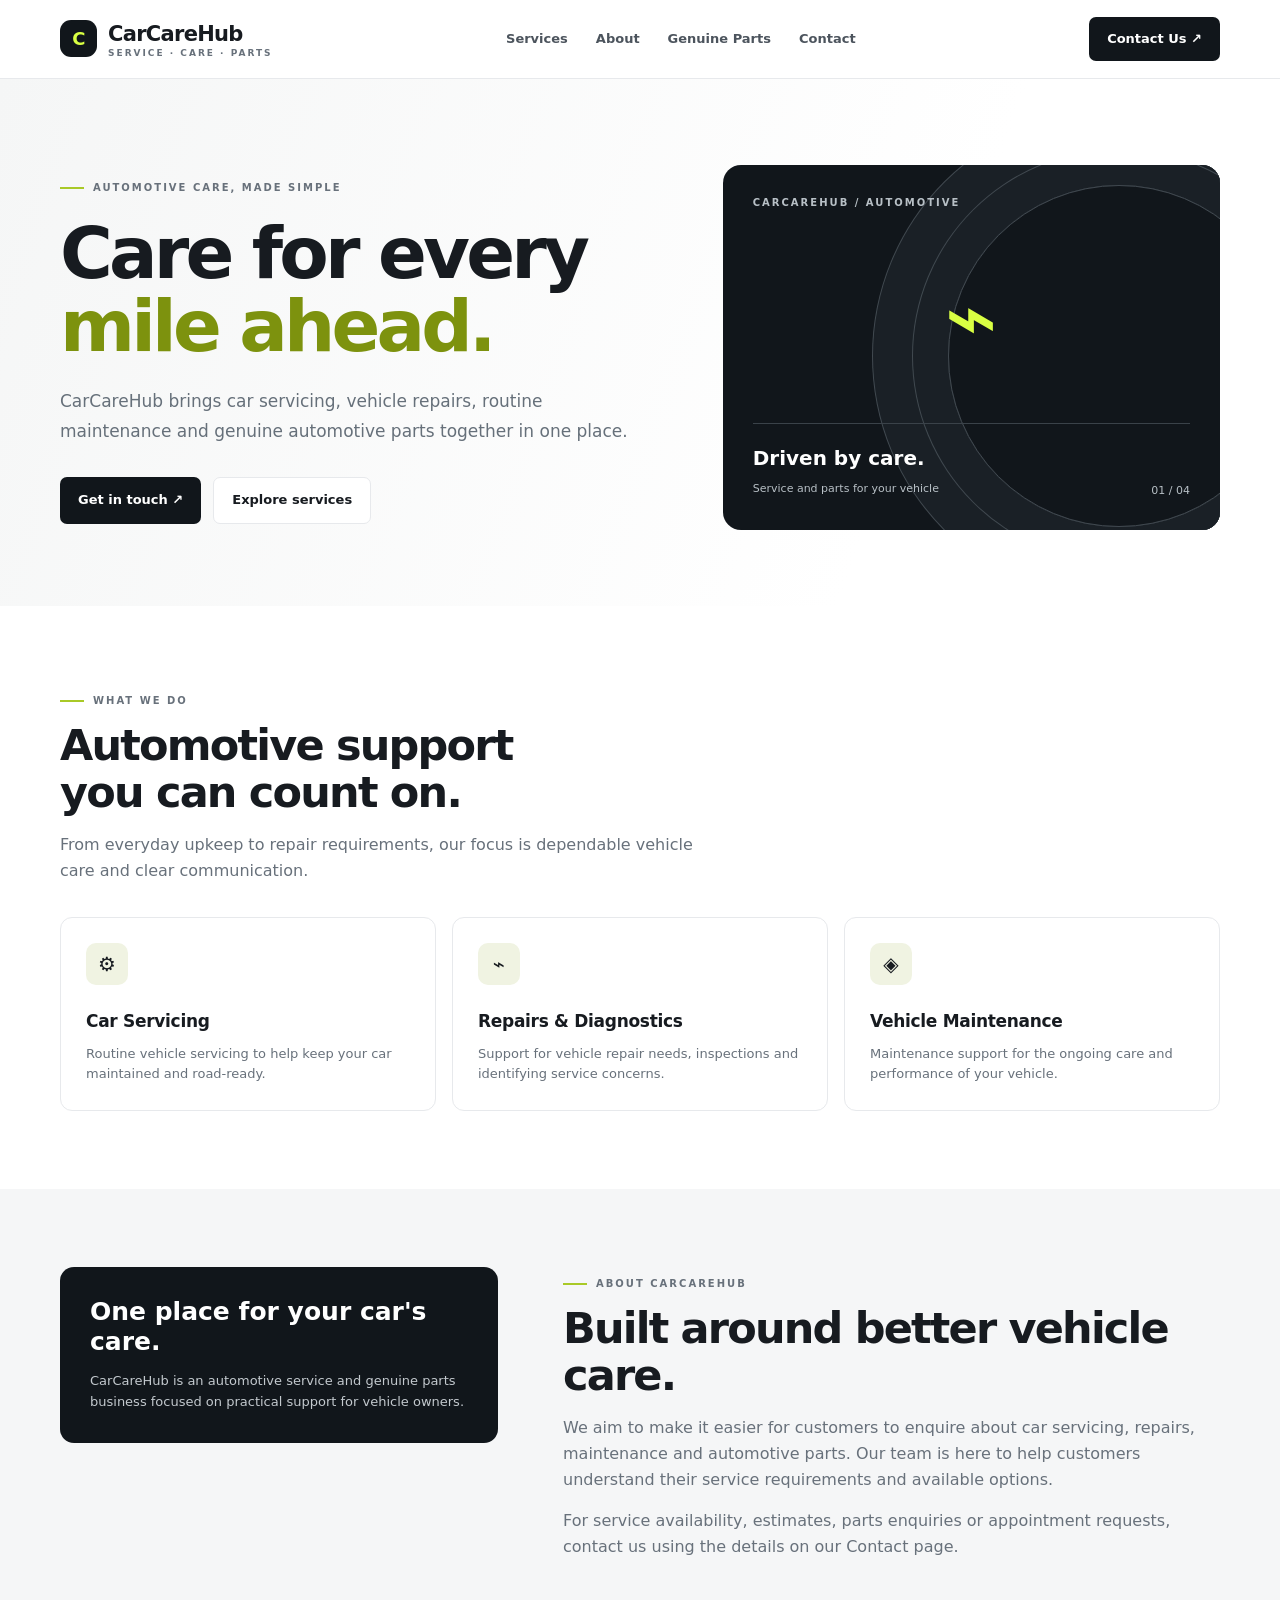
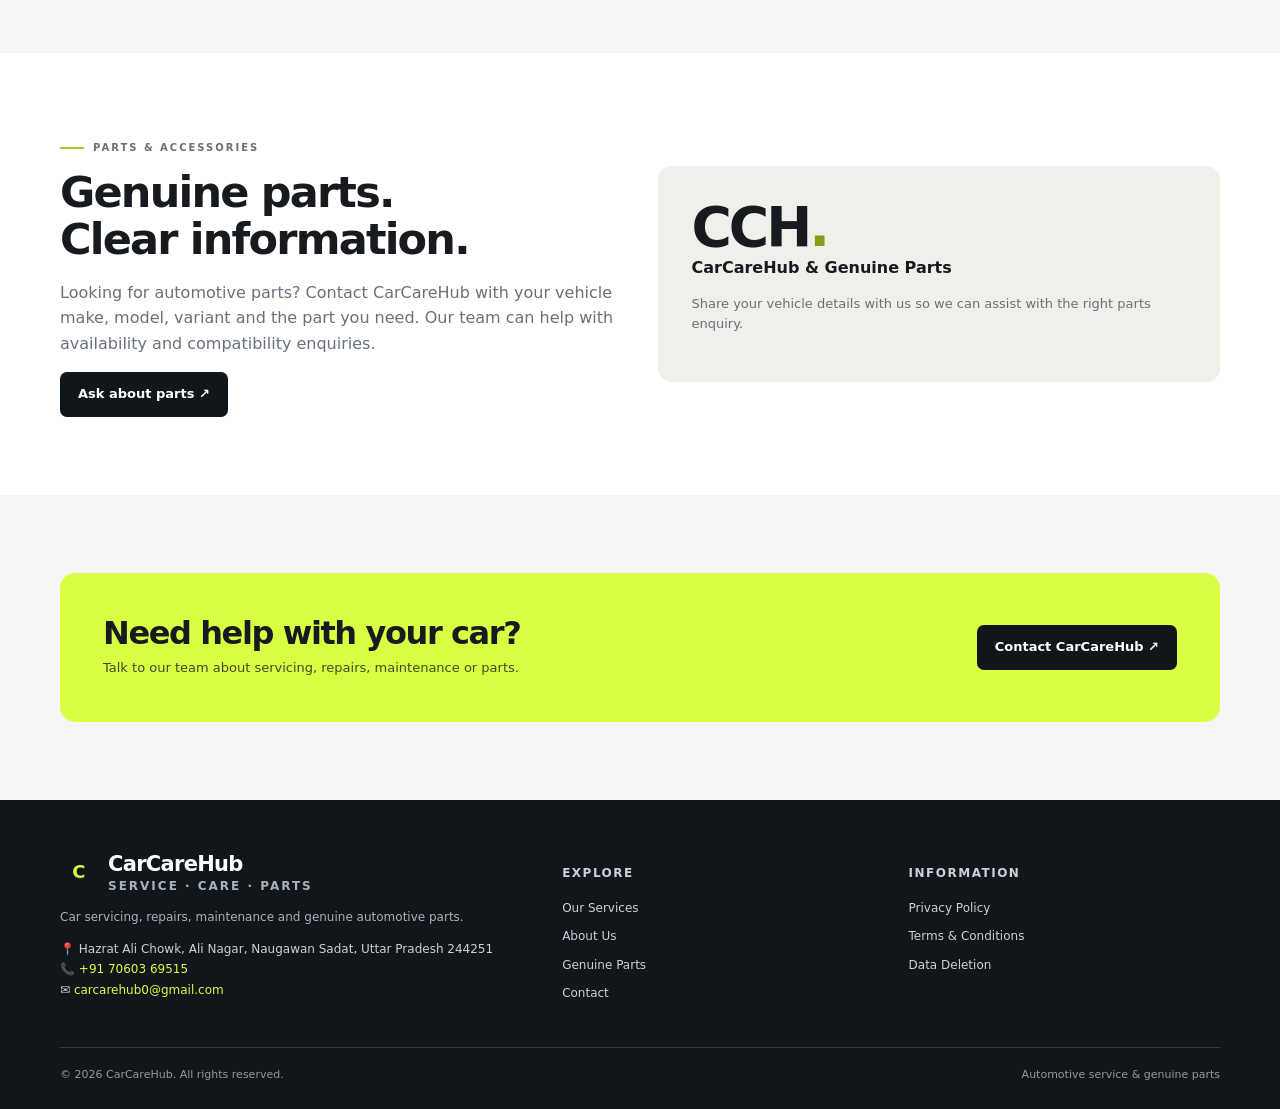
<file: index.html>
<!doctype html>
<html lang="en">
<head>
  <meta charset="utf-8">
  <meta name="viewport" content="width=device-width,initial-scale=1">
  <meta name="description" content="CarCareHub provides car servicing, vehicle repairs, maintenance and genuine automotive parts. Contact our team for service enquiries.">
  <meta name="theme-color" content="#11161b">
  <title>CarCareHub | Car Service, Repairs & Genuine Parts</title>
  <link rel="stylesheet" href="styles.css">
</head>
<body>
  <header class="topbar">
    <div class="wrap nav">
      <a class="brand" href="index.html">
        <span class="brand-mark">C</span>
        <span>CarCareHub<small>SERVICE · CARE · PARTS</small></span>
      </a>
      <nav class="links">
        <a href="#services">Services</a>
        <a href="#about">About</a>
        <a href="#parts">Genuine Parts</a>
        <a href="contact.html">Contact</a>
      </nav>
      <a class="nav-cta" href="contact.html">Contact Us ↗</a>
    </div>
  </header>

  <main>
    <section class="hero">
      <div class="wrap hero-grid">
        <div>
          <span class="eyebrow">Automotive care, made simple</span>
          <h1>Care for every<br><span>mile ahead.</span></h1>
          <p class="lead">CarCareHub brings car servicing, vehicle repairs, routine maintenance and genuine automotive parts together in one place.</p>
          <div class="actions">
            <a class="btn" href="contact.html">Get in touch ↗</a>
            <a class="btn btn-light" href="#services">Explore services</a>
          </div>
        </div>
        <div class="hero-art">
          <span class="art-label">CARCAREHUB / AUTOMOTIVE</span>
          <div class="car-line">⌁</div>
          <div class="art-bottom">
            <div>
              <strong>Driven by care.</strong><br>
              <span>Service and parts for your vehicle</span>
            </div>
            <span>01 / 04</span>
          </div>
        </div>
      </div>
    </section>

    <section class="section" id="services">
      <div class="wrap">
        <div class="section-head">
          <span class="eyebrow">What we do</span>
          <h2>Automotive support<br>you can count on.</h2>
          <p>From everyday upkeep to repair requirements, our focus is dependable vehicle care and clear communication.</p>
        </div>
        <div class="cards">
          <article class="card">
            <div class="card-icon">⚙</div>
            <h3>Car Servicing</h3>
            <p>Routine vehicle servicing to help keep your car maintained and road-ready.</p>
          </article>
          <article class="card">
            <div class="card-icon">⌁</div>
            <h3>Repairs & Diagnostics</h3>
            <p>Support for vehicle repair needs, inspections and identifying service concerns.</p>
          </article>
          <article class="card">
            <div class="card-icon">◈</div>
            <h3>Vehicle Maintenance</h3>
            <p>Maintenance support for the ongoing care and performance of your vehicle.</p>
          </article>
        </div>
      </div>
    </section>

    <section class="section soft" id="about">
      <div class="wrap about-grid">
        <div class="about-panel">
          <strong>One place for your car's care.</strong>
          <p>CarCareHub is an automotive service and genuine parts business focused on practical support for vehicle owners.</p>
        </div>
        <div class="about-copy">
          <span class="eyebrow">About CarCareHub</span>
          <h2>Built around better vehicle care.</h2>
          <p>We aim to make it easier for customers to enquire about car servicing, repairs, maintenance and automotive parts. Our team is here to help customers understand their service requirements and available options.</p>
          <p>For service availability, estimates, parts enquiries or appointment requests, contact us using the details on our Contact page.</p>
        </div>
      </div>
    </section>

    <section class="section" id="parts">
      <div class="wrap parts">
        <div>
          <span class="eyebrow">Parts & accessories</span>
          <h2>Genuine parts.<br>Clear information.</h2>
          <p class="muted">Looking for automotive parts? Contact CarCareHub with your vehicle make, model, variant and the part you need. Our team can help with availability and compatibility enquiries.</p>
          <a class="btn" href="contact.html">Ask about parts ↗</a>
        </div>
        <div class="parts-box">
          <div class="big">CCH<span style="color:#879d16">.</span></div>
          <strong>CarCareHub & Genuine Parts</strong>
          <p>Share your vehicle details with us so we can assist with the right parts enquiry.</p>
        </div>
      </div>
    </section>

    <section class="section soft">
      <div class="wrap">
        <div class="contact-band">
          <div>
            <h2>Need help with your car?</h2>
            <p>Talk to our team about servicing, repairs, maintenance or parts.</p>
          </div>
          <a class="btn" href="contact.html">Contact CarCareHub ↗</a>
        </div>
      </div>
    </section>
  </main>

  <footer class="footer">
    <div class="wrap">
      <div class="footer-grid">
        <div>
          <a class="brand" href="index.html">
            <span class="brand-mark">C</span>
            <span>CarCareHub<small>SERVICE · CARE · PARTS</small></span>
          </a>
          <p>Car servicing, repairs, maintenance and genuine automotive parts.</p>
          <p style="margin-top:12px;font-size:12px;color:#cbd1d6;line-height:1.7;">
            📍 Hazrat Ali Chowk, Ali Nagar, Naugawan Sadat, Uttar Pradesh 244251<br>
            📞 <a href="tel:+917060369515" style="color:var(--accent);">+91 70603 69515</a><br>
            ✉️ <a href="mailto:carcarehub0@gmail.com" style="color:var(--accent);">carcarehub0@gmail.com</a>
          </p>
        </div>
        <div>
          <h4>Explore</h4>
          <div class="footer-links">
            <a href="#services">Our Services</a>
            <a href="#about">About Us</a>
            <a href="#parts">Genuine Parts</a>
            <a href="contact.html">Contact</a>
          </div>
        </div>
        <div>
          <h4>Information</h4>
          <div class="footer-links">
            <a href="privacy.html">Privacy Policy</a>
            <a href="terms.html">Terms & Conditions</a>
            <a href="data-deletion.html">Data Deletion</a>
          </div>
        </div>
      </div>
      <div class="copyright">
        <span>© <span id="year"></span> CarCareHub. All rights reserved.</span>
        <span>Automotive service & genuine parts</span>
      </div>
    </div>
  </footer>
  <script>document.getElementById('year').textContent = new Date().getFullYear();</script>
</body>
</html>
</file>
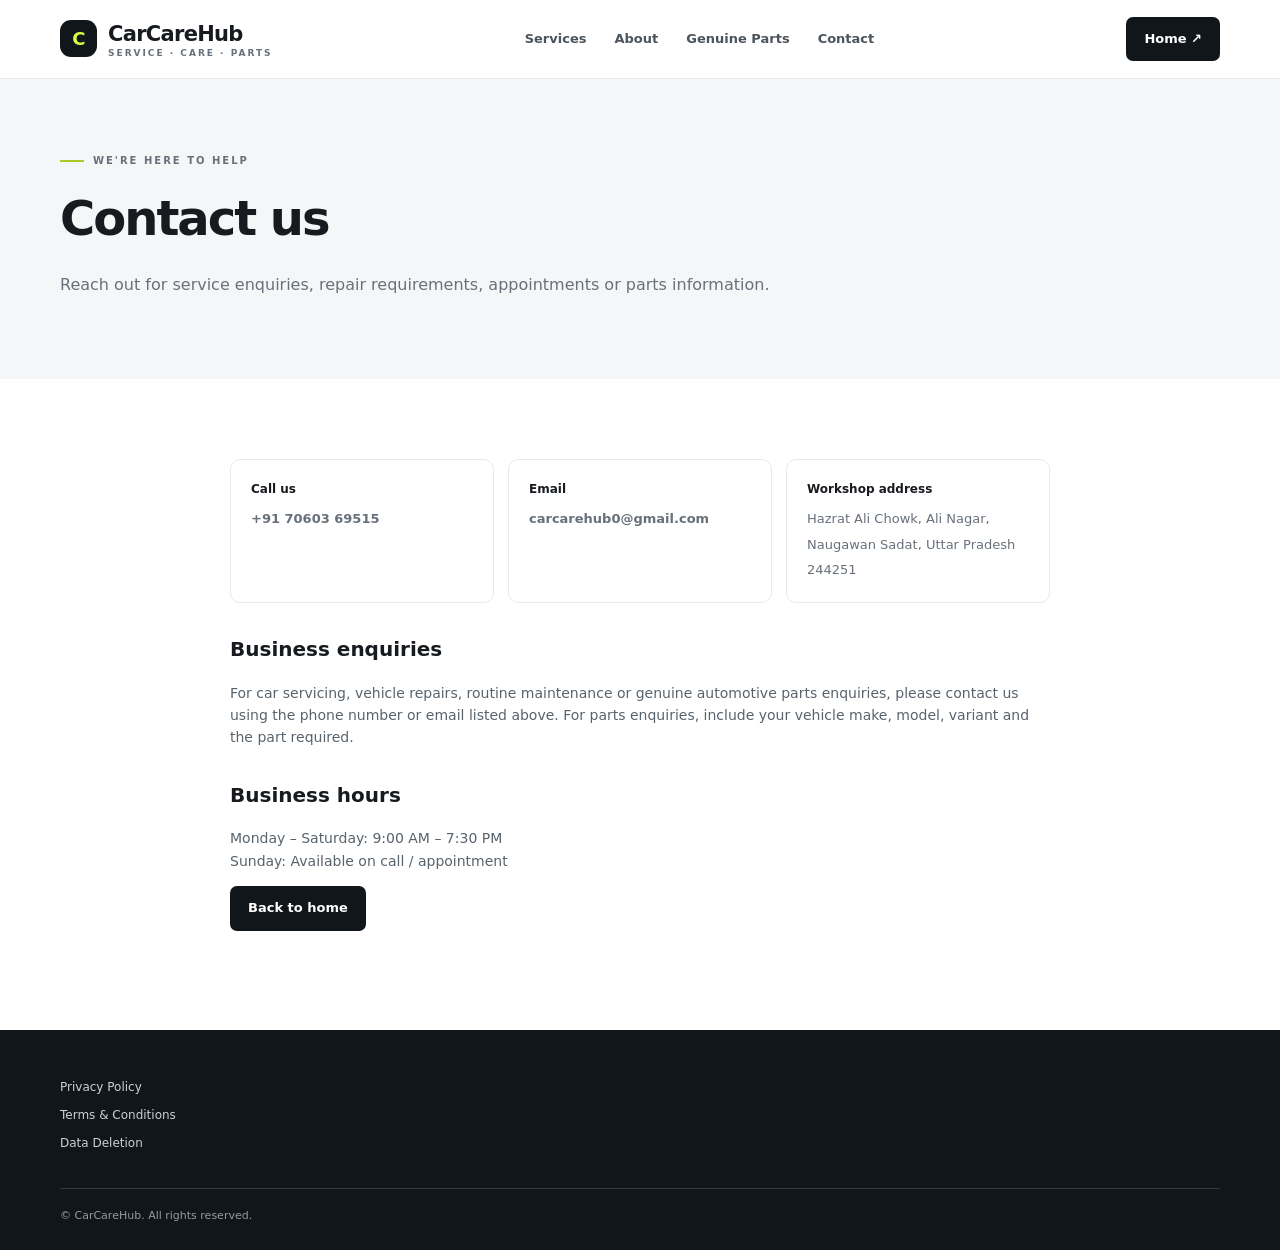
<file: contact.html>
<!doctype html>
<html lang="en">
<head>
  <meta charset="utf-8">
  <meta name="viewport" content="width=device-width,initial-scale=1">
  <meta name="description" content="Contact CarCareHub for car servicing, repairs, maintenance and genuine automotive parts enquiries.">
  <title>Contact CarCareHub</title>
  <link rel="stylesheet" href="styles.css">
</head>
<body>
  <header class="topbar">
    <div class="wrap nav">
      <a class="brand" href="index.html">
        <span class="brand-mark">C</span>
        <span>CarCareHub<small>SERVICE · CARE · PARTS</small></span>
      </a>
      <nav class="links">
        <a href="index.html#services">Services</a>
        <a href="index.html#about">About</a>
        <a href="index.html#parts">Genuine Parts</a>
        <a href="contact.html">Contact</a>
      </nav>
      <a class="nav-cta" href="index.html">Home ↗</a>
    </div>
  </header>

  <section class="page-hero">
    <div class="wrap">
      <span class="eyebrow">We're here to help</span>
      <h1>Contact us</h1>
      <p class="muted">Reach out for service enquiries, repair requirements, appointments or parts information.</p>
    </div>
  </section>

  <main class="wrap legal">
    <div class="contact-list">
      <div class="contact-item">
        <b>Call us</b>
        <span><a href="tel:+917060369515" style="color:inherit;text-decoration:none;font-weight:600;">+91 70603 69515</a></span>
      </div>
      <div class="contact-item">
        <b>Email</b>
        <span><a href="mailto:carcarehub0@gmail.com" style="color:inherit;text-decoration:none;font-weight:600;">carcarehub0@gmail.com</a></span>
      </div>
      <div class="contact-item">
        <b>Workshop address</b>
        <span>Hazrat Ali Chowk, Ali Nagar, Naugawan Sadat, Uttar Pradesh 244251</span>
      </div>
    </div>

    <h2>Business enquiries</h2>
    <p>For car servicing, vehicle repairs, routine maintenance or genuine automotive parts enquiries, please contact us using the phone number or email listed above. For parts enquiries, include your vehicle make, model, variant and the part required.</p>

    <h2>Business hours</h2>
    <p>Monday – Saturday: 9:00 AM – 7:30 PM<br>Sunday: Available on call / appointment</p>

    <p><a class="btn" href="index.html">Back to home</a></p>
  </main>

  <footer class="footer">
    <div class="wrap">
      <div class="footer-links">
        <a href="privacy.html">Privacy Policy</a>
        <a href="terms.html">Terms & Conditions</a>
        <a href="data-deletion.html">Data Deletion</a>
      </div>
      <div class="copyright">© CarCareHub. All rights reserved.</div>
    </div>
  </footer>
</body>
</html>
</file>
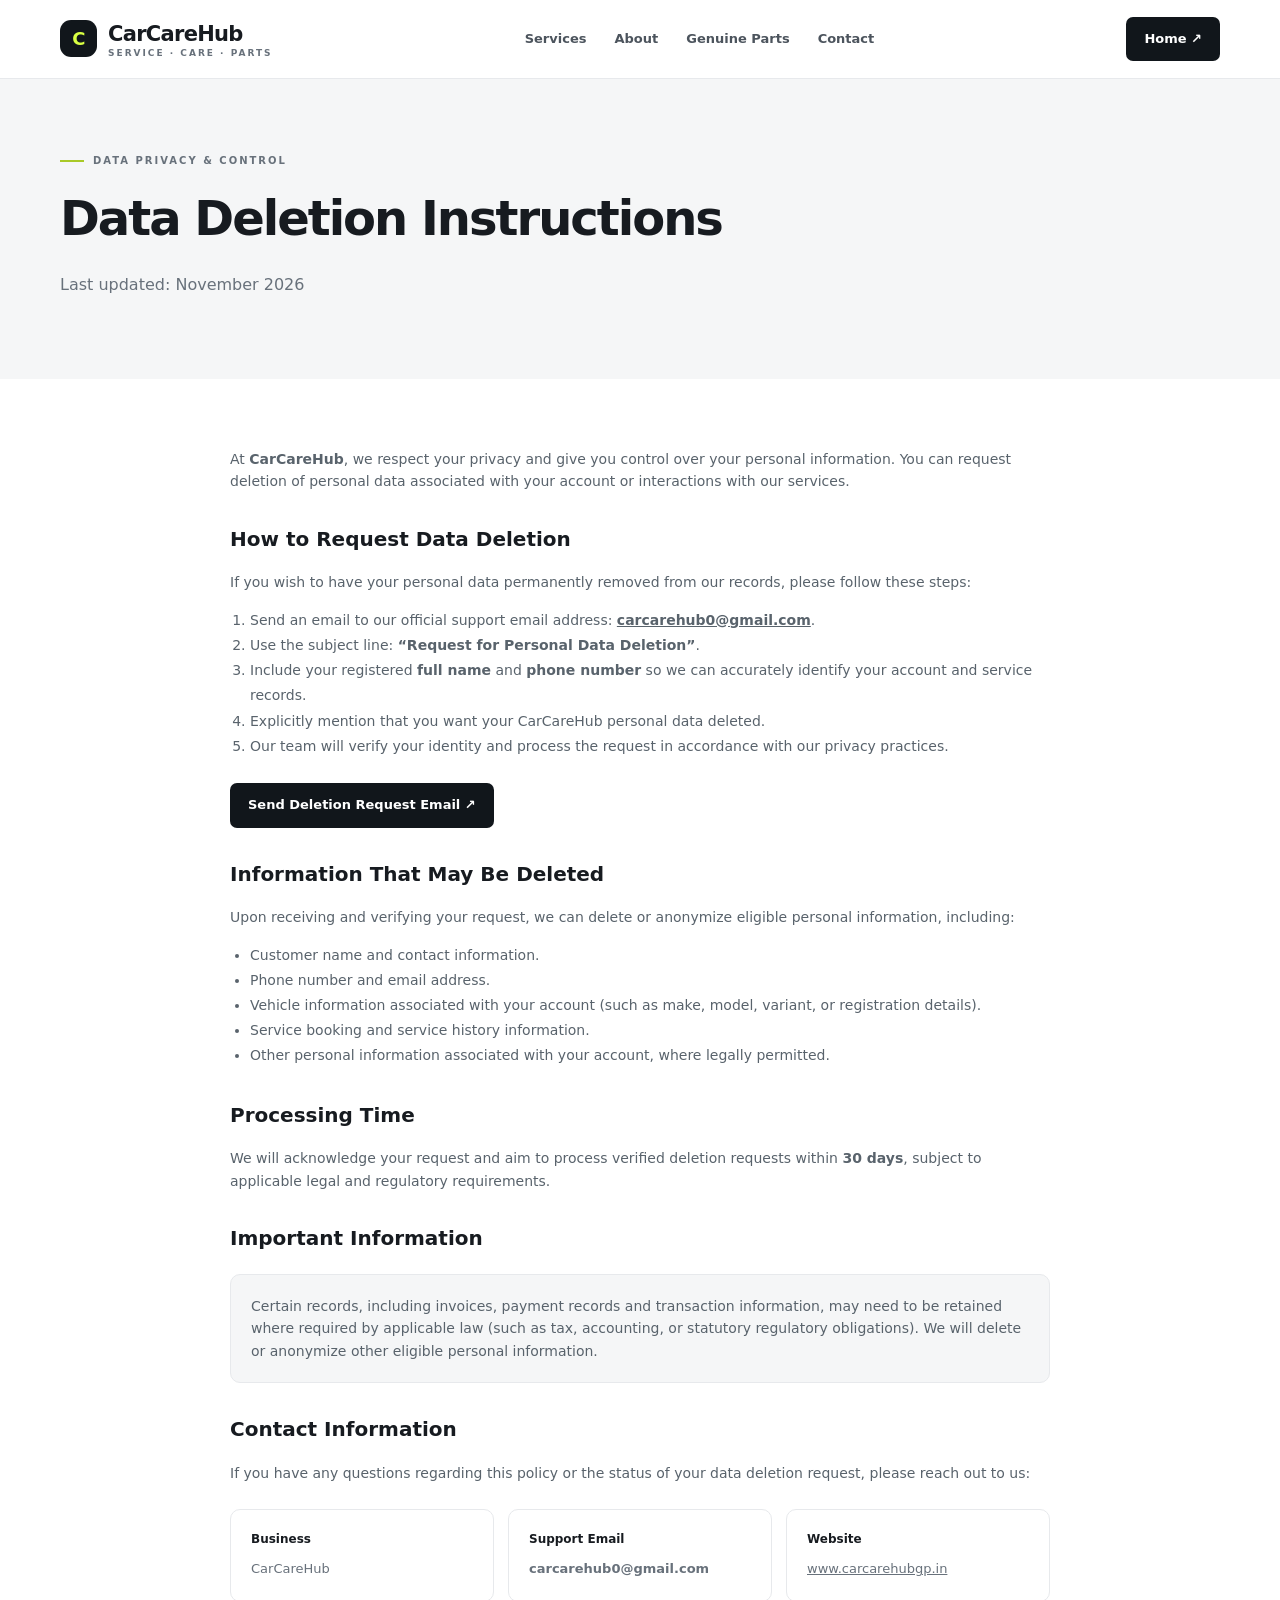
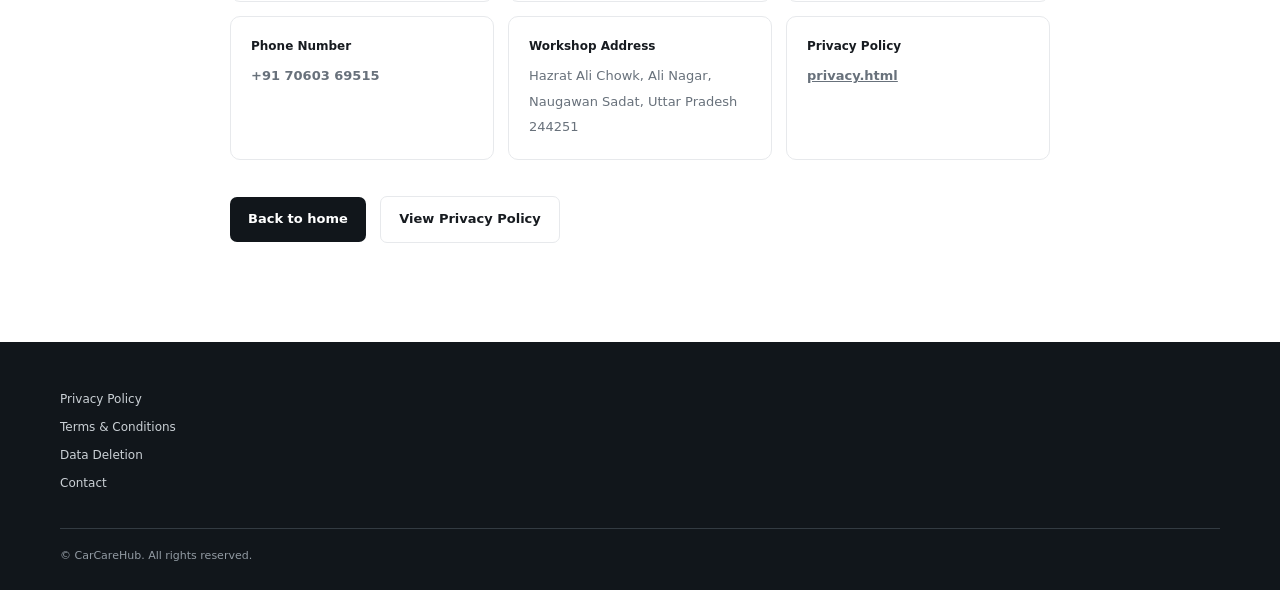
<file: data-deletion.html>
<!doctype html>
<html lang="en">
<head>
  <meta charset="utf-8">
  <meta name="viewport" content="width=device-width,initial-scale=1">
  <meta name="description" content="CarCareHub Data Deletion Instructions explaining how users can request the deletion of their personal data.">
  <title>Data Deletion Instructions | CarCareHub</title>
  <link rel="stylesheet" href="styles.css">
</head>
<body>
  <header class="topbar">
    <div class="wrap nav">
      <a class="brand" href="index.html">
        <span class="brand-mark">C</span>
        <span>CarCareHub<small>SERVICE · CARE · PARTS</small></span>
      </a>
      <nav class="links">
        <a href="index.html#services">Services</a>
        <a href="index.html#about">About</a>
        <a href="index.html#parts">Genuine Parts</a>
        <a href="contact.html">Contact</a>
      </nav>
      <a class="nav-cta" href="index.html">Home ↗</a>
    </div>
  </header>

  <section class="page-hero">
    <div class="wrap">
      <span class="eyebrow">Data privacy & control</span>
      <h1>Data Deletion Instructions</h1>
      <p class="muted">Last updated: November 2026</p>
    </div>
  </section>

  <main class="wrap legal">
    <p>At <strong>CarCareHub</strong>, we respect your privacy and give you control over your personal information. You can request deletion of personal data associated with your account or interactions with our services.</p>

    <h2>How to Request Data Deletion</h2>
    <p>If you wish to have your personal data permanently removed from our records, please follow these steps:</p>
    <ol style="padding-left: 20px; line-height: 1.8; margin-top: 14px;">
      <li>Send an email to our official support email address: <a href="mailto:carcarehub0@gmail.com" style="color:inherit;font-weight:600;text-decoration:underline;">carcarehub0@gmail.com</a>.</li>
      <li>Use the subject line: <strong>&ldquo;Request for Personal Data Deletion&rdquo;</strong>.</li>
      <li>Include your registered <strong>full name</strong> and <strong>phone number</strong> so we can accurately identify your account and service records.</li>
      <li>Explicitly mention that you want your CarCareHub personal data deleted.</li>
      <li>Our team will verify your identity and process the request in accordance with our privacy practices.</li>
    </ol>

    <div style="margin: 24px 0;">
      <a class="btn" href="mailto:carcarehub0@gmail.com?subject=Request%20for%20Personal%20Data%20Deletion&body=Hello%20CarCareHub%20Team%2C%0A%0AI%20would%20like%20to%20request%20the%20deletion%20of%20my%20personal%20data%20associated%20with%20CarCareHub.%0A%0AFull%20Name%3A%20%0APhone%20Number%3A%20%0A%0AThank%20you.">Send Deletion Request Email ↗</a>
    </div>

    <h2>Information That May Be Deleted</h2>
    <p>Upon receiving and verifying your request, we can delete or anonymize eligible personal information, including:</p>
    <ul style="padding-left: 20px; line-height: 1.8; margin-top: 14px;">
      <li>Customer name and contact information.</li>
      <li>Phone number and email address.</li>
      <li>Vehicle information associated with your account (such as make, model, variant, or registration details).</li>
      <li>Service booking and service history information.</li>
      <li>Other personal information associated with your account, where legally permitted.</li>
    </ul>

    <h2>Processing Time</h2>
    <p>We will acknowledge your request and aim to process verified deletion requests within <strong>30 days</strong>, subject to applicable legal and regulatory requirements.</p>

    <h2>Important Information</h2>
    <div style="background:var(--soft);border:1px solid var(--line);border-radius:10px;padding:20px;margin:20px 0;">
      <p style="margin:0;">Certain records, including invoices, payment records and transaction information, may need to be retained where required by applicable law (such as tax, accounting, or statutory regulatory obligations). We will delete or anonymize other eligible personal information.</p>
    </div>

    <h2>Contact Information</h2>
    <p>If you have any questions regarding this policy or the status of your data deletion request, please reach out to us:</p>

    <div class="contact-list">
      <div class="contact-item">
        <b>Business</b>
        <span>CarCareHub</span>
      </div>
      <div class="contact-item">
        <b>Support Email</b>
        <span><a href="mailto:carcarehub0@gmail.com" style="color:inherit;font-weight:600;">carcarehub0@gmail.com</a></span>
      </div>
      <div class="contact-item">
        <b>Website</b>
        <span><a href="https://www.carcarehubgp.in" target="_blank" rel="noopener" style="color:inherit;text-decoration:underline;">www.carcarehubgp.in</a></span>
      </div>
    </div>

    <div class="contact-list" style="margin-top:14px;">
      <div class="contact-item">
        <b>Phone Number</b>
        <span><a href="tel:+917060369515" style="color:inherit;font-weight:600;">+91 70603 69515</a></span>
      </div>
      <div class="contact-item">
        <b>Workshop Address</b>
        <span>Hazrat Ali Chowk, Ali Nagar, Naugawan Sadat, Uttar Pradesh 244251</span>
      </div>
      <div class="contact-item">
        <b>Privacy Policy</b>
        <span><a href="privacy.html" style="color:inherit;font-weight:600;text-decoration:underline;">privacy.html</a></span>
      </div>
    </div>

    <p style="margin-top: 36px;">
      <a class="btn" href="index.html">Back to home</a>
      <a class="btn btn-light" href="privacy.html" style="margin-left: 10px;">View Privacy Policy</a>
    </p>
  </main>

  <footer class="footer">
    <div class="wrap">
      <div class="footer-links">
        <a href="privacy.html">Privacy Policy</a>
        <a href="terms.html">Terms & Conditions</a>
        <a href="data-deletion.html">Data Deletion</a>
        <a href="contact.html">Contact</a>
      </div>
      <div class="copyright">© CarCareHub. All rights reserved.</div>
    </div>
  </footer>
</body>
</html>
</file>
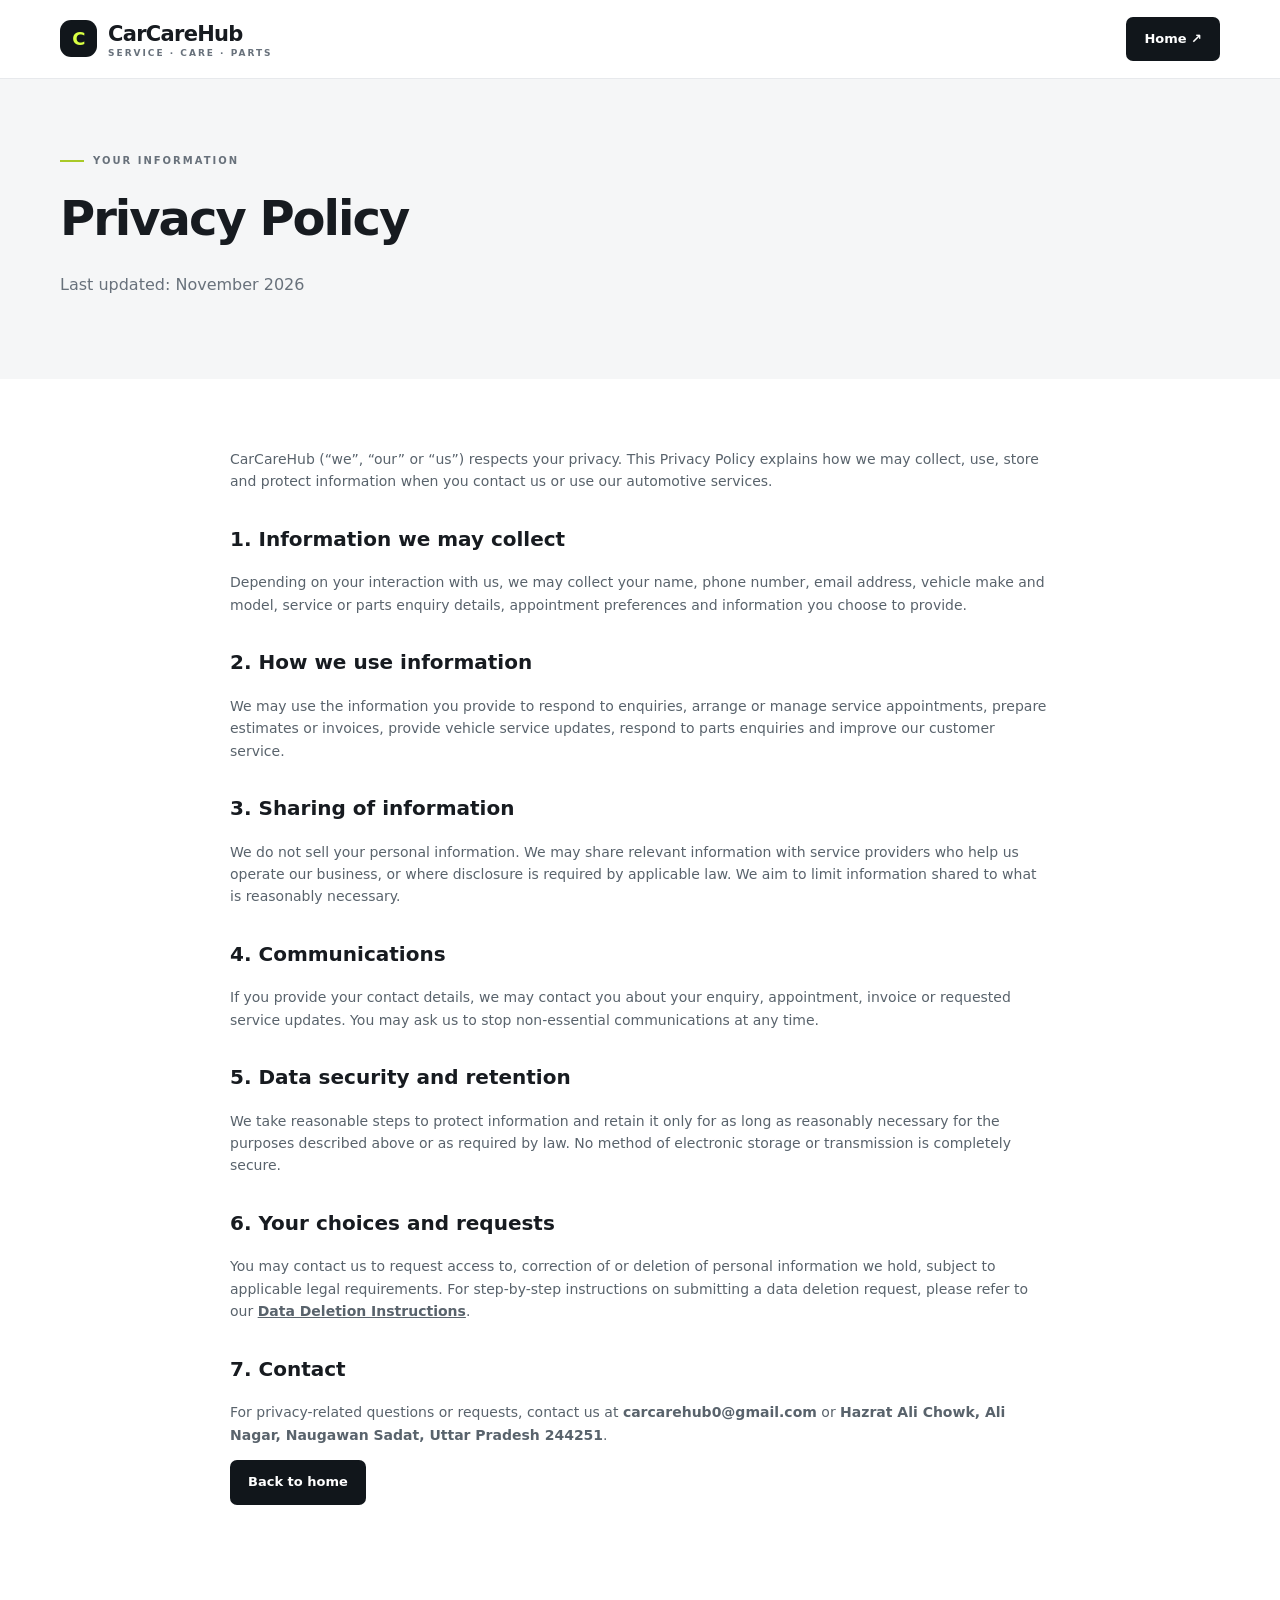
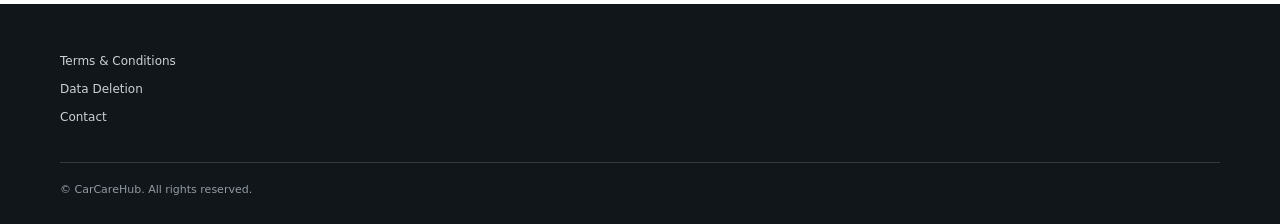
<file: privacy.html>
<!doctype html>
<html lang="en">
<head>
  <meta charset="utf-8">
  <meta name="viewport" content="width=device-width,initial-scale=1">
  <meta name="description" content="CarCareHub Privacy Policy explaining how customer information is handled.">
  <title>Privacy Policy | CarCareHub</title>
  <link rel="stylesheet" href="styles.css">
</head>
<body>
  <header class="topbar">
    <div class="wrap nav">
      <a class="brand" href="index.html">
        <span class="brand-mark">C</span>
        <span>CarCareHub<small>SERVICE · CARE · PARTS</small></span>
      </a>
      <a class="nav-cta" href="index.html">Home ↗</a>
    </div>
  </header>

  <section class="page-hero">
    <div class="wrap">
      <span class="eyebrow">Your information</span>
      <h1>Privacy Policy</h1>
      <p class="muted">Last updated: November 2026</p>
    </div>
  </section>

  <main class="wrap legal">
    <p>CarCareHub (“we”, “our” or “us”) respects your privacy. This Privacy Policy explains how we may collect, use, store and protect information when you contact us or use our automotive services.</p>

    <h2>1. Information we may collect</h2>
    <p>Depending on your interaction with us, we may collect your name, phone number, email address, vehicle make and model, service or parts enquiry details, appointment preferences and information you choose to provide.</p>

    <h2>2. How we use information</h2>
    <p>We may use the information you provide to respond to enquiries, arrange or manage service appointments, prepare estimates or invoices, provide vehicle service updates, respond to parts enquiries and improve our customer service.</p>

    <h2>3. Sharing of information</h2>
    <p>We do not sell your personal information. We may share relevant information with service providers who help us operate our business, or where disclosure is required by applicable law. We aim to limit information shared to what is reasonably necessary.</p>

    <h2>4. Communications</h2>
    <p>If you provide your contact details, we may contact you about your enquiry, appointment, invoice or requested service updates. You may ask us to stop non-essential communications at any time.</p>

    <h2>5. Data security and retention</h2>
    <p>We take reasonable steps to protect information and retain it only for as long as reasonably necessary for the purposes described above or as required by law. No method of electronic storage or transmission is completely secure.</p>

    <h2>6. Your choices and requests</h2>
    <p>You may contact us to request access to, correction of or deletion of personal information we hold, subject to applicable legal requirements. For step-by-step instructions on submitting a data deletion request, please refer to our <a href="data-deletion.html" style="color:inherit;font-weight:600;text-decoration:underline;">Data Deletion Instructions</a>.</p>

    <h2>7. Contact</h2>
    <p>For privacy-related questions or requests, contact us at <b><a href="mailto:carcarehub0@gmail.com" style="color:inherit;">carcarehub0@gmail.com</a></b> or <b>Hazrat Ali Chowk, Ali Nagar, Naugawan Sadat, Uttar Pradesh 244251</b>.</p>

    <p><a class="btn" href="index.html">Back to home</a></p>
  </main>

  <footer class="footer">
    <div class="wrap">
      <div class="footer-links">
        <a href="terms.html">Terms & Conditions</a>
        <a href="data-deletion.html">Data Deletion</a>
        <a href="contact.html">Contact</a>
      </div>
      <div class="copyright">© CarCareHub. All rights reserved.</div>
    </div>
  </footer>
</body>
</html>
</file>
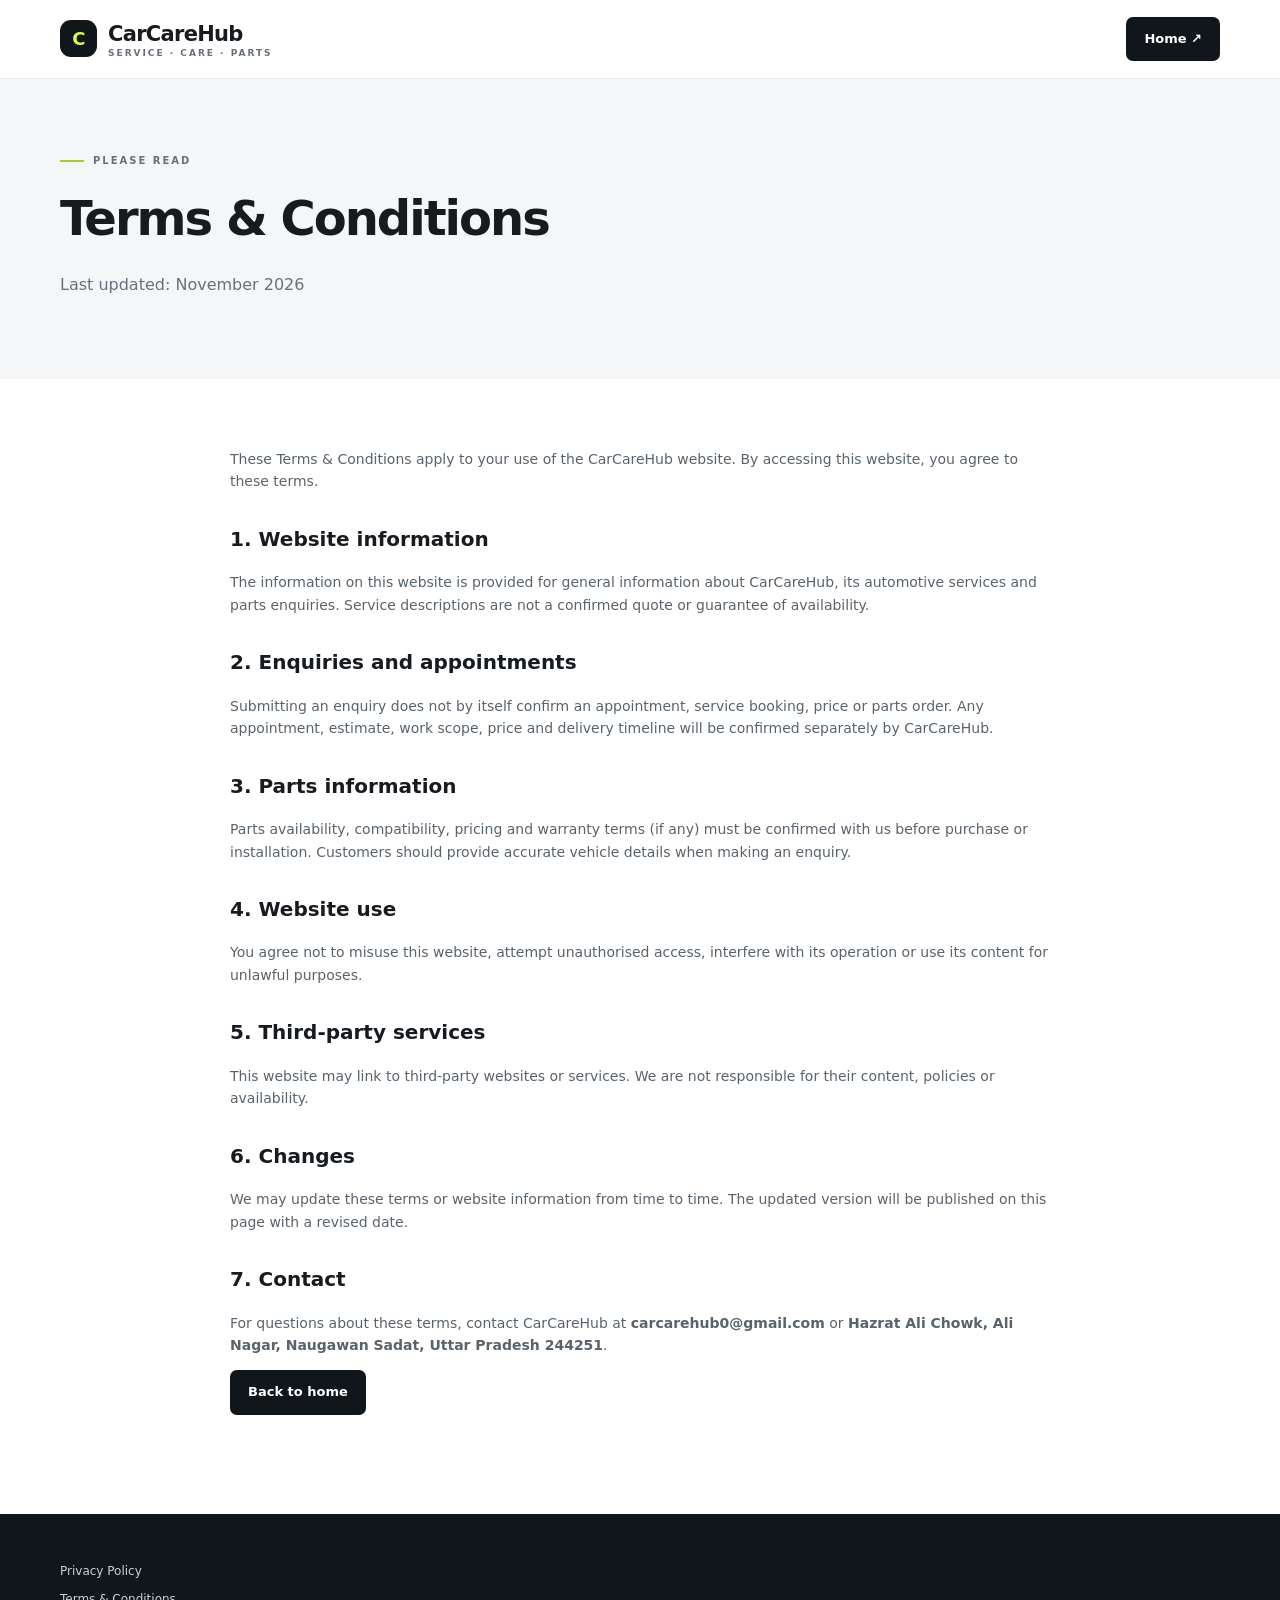
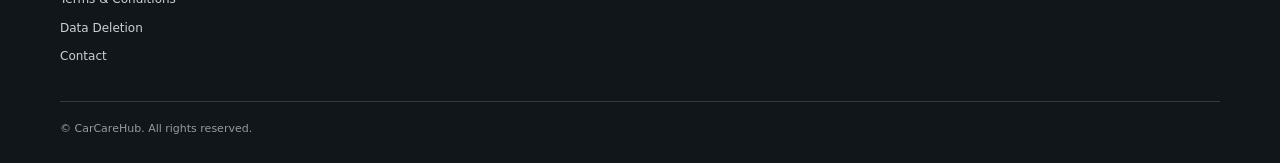
<file: terms.html>
<!doctype html>
<html lang="en">
<head>
  <meta charset="utf-8">
  <meta name="viewport" content="width=device-width,initial-scale=1">
  <meta name="description" content="CarCareHub terms and conditions for website visitors and service enquiries.">
  <title>Terms & Conditions | CarCareHub</title>
  <link rel="stylesheet" href="styles.css">
</head>
<body>
  <header class="topbar">
    <div class="wrap nav">
      <a class="brand" href="index.html">
        <span class="brand-mark">C</span>
        <span>CarCareHub<small>SERVICE · CARE · PARTS</small></span>
      </a>
      <a class="nav-cta" href="index.html">Home ↗</a>
    </div>
  </header>

  <section class="page-hero">
    <div class="wrap">
      <span class="eyebrow">Please read</span>
      <h1>Terms & Conditions</h1>
      <p class="muted">Last updated: November 2026</p>
    </div>
  </section>

  <main class="wrap legal">
    <p>These Terms & Conditions apply to your use of the CarCareHub website. By accessing this website, you agree to these terms.</p>

    <h2>1. Website information</h2>
    <p>The information on this website is provided for general information about CarCareHub, its automotive services and parts enquiries. Service descriptions are not a confirmed quote or guarantee of availability.</p>

    <h2>2. Enquiries and appointments</h2>
    <p>Submitting an enquiry does not by itself confirm an appointment, service booking, price or parts order. Any appointment, estimate, work scope, price and delivery timeline will be confirmed separately by CarCareHub.</p>

    <h2>3. Parts information</h2>
    <p>Parts availability, compatibility, pricing and warranty terms (if any) must be confirmed with us before purchase or installation. Customers should provide accurate vehicle details when making an enquiry.</p>

    <h2>4. Website use</h2>
    <p>You agree not to misuse this website, attempt unauthorised access, interfere with its operation or use its content for unlawful purposes.</p>

    <h2>5. Third-party services</h2>
    <p>This website may link to third-party websites or services. We are not responsible for their content, policies or availability.</p>

    <h2>6. Changes</h2>
    <p>We may update these terms or website information from time to time. The updated version will be published on this page with a revised date.</p>

    <h2>7. Contact</h2>
    <p>For questions about these terms, contact CarCareHub at <b><a href="mailto:carcarehub0@gmail.com" style="color:inherit;">carcarehub0@gmail.com</a></b> or <b>Hazrat Ali Chowk, Ali Nagar, Naugawan Sadat, Uttar Pradesh 244251</b>.</p>

    <p><a class="btn" href="index.html">Back to home</a></p>
  </main>

  <footer class="footer">
    <div class="wrap">
      <div class="footer-links">
        <a href="privacy.html">Privacy Policy</a>
        <a href="terms.html">Terms & Conditions</a>
        <a href="data-deletion.html">Data Deletion</a>
        <a href="contact.html">Contact</a>
      </div>
      <div class="copyright">© CarCareHub. All rights reserved.</div>
    </div>
  </footer>
</body>
</html>
</file>
<file: styles.css>
:root{--ink:#171b20;--muted:#68717b;--line:#e7e9ec;--paper:#fff;--soft:#f5f6f7;--accent:#d9ff43;--dark:#11161b;--max:1160px}*{box-sizing:border-box}html{scroll-behavior:smooth}body{margin:0;font-family:Inter,ui-sans-serif,system-ui,-apple-system,BlinkMacSystemFont,"Segoe UI",sans-serif;color:var(--ink);background:var(--paper);line-height:1.6}a{color:inherit;text-decoration:none}.wrap{width:min(var(--max),calc(100% - 44px));margin:auto}.topbar{border-bottom:1px solid var(--line);background:#fff}.nav{height:78px;display:flex;align-items:center;justify-content:space-between;gap:24px}.brand{display:flex;align-items:center;gap:11px;font-weight:850;letter-spacing:-.7px;font-size:21px}.brand-mark{width:37px;height:37px;border-radius:11px;background:var(--dark);display:grid;place-items:center;color:var(--accent);font-size:18px}.brand small{display:block;font-size:9px;letter-spacing:2px;color:var(--muted);font-weight:700;margin-top:-5px}.links{display:flex;align-items:center;gap:28px;font-size:13px;font-weight:650;color:#4c545d}.links a:hover,.footer a:hover{color:#000}.nav-cta,.btn{display:inline-flex;align-items:center;justify-content:center;background:var(--dark);color:#fff;padding:12px 18px;border-radius:7px;font-weight:700;font-size:13px}.nav-cta:hover,.btn:hover{background:#303941}.hero{padding:86px 0 76px;background:linear-gradient(110deg,#f5f6f6 0%,#fff 70%);overflow:hidden}.hero-grid{display:grid;grid-template-columns:1.1fr .9fr;gap:55px;align-items:center}.eyebrow{display:inline-flex;align-items:center;gap:9px;text-transform:uppercase;letter-spacing:2px;font-size:10px;font-weight:800;color:#68717b}.eyebrow:before{content:"";width:24px;height:2px;background:#a9c927}.hero h1{font-size:clamp(43px,6vw,72px);line-height:1.02;letter-spacing:-3.8px;margin:20px 0 22px;max-width:680px}.hero h1 span{color:#7d920e}.lead{font-size:17px;color:#66707a;max-width:570px;line-height:1.8}.actions{display:flex;gap:12px;flex-wrap:wrap;margin-top:30px}.btn-light{background:#fff;color:var(--ink);border:1px solid var(--line)}.hero-art{min-height:365px;border-radius:18px;background:var(--dark);color:#fff;padding:30px;position:relative;overflow:hidden;display:flex;flex-direction:column;justify-content:space-between}.hero-art:before{content:"";position:absolute;width:340px;height:340px;border:1px solid #414950;border-radius:50%;right:-70px;top:20px;box-shadow:0 0 0 35px #1a2026,0 0 0 36px #414950,0 0 0 75px #1a2026,0 0 0 76px #414950}.art-label{position:relative;z-index:1;font-size:10px;letter-spacing:2px;color:#b8c0c6;font-weight:800}.car-line{position:relative;z-index:1;margin:auto 0;color:var(--accent);font-size:90px;line-height:1;text-align:center}.art-bottom{position:relative;z-index:1;display:flex;justify-content:space-between;align-items:end;border-top:1px solid #3a4249;padding-top:18px}.art-bottom strong{font-size:20px}.art-bottom span{font-size:11px;color:#b8c0c6}.section{padding:78px 0}.section.soft{background:var(--soft)}.section-head{max-width:650px;margin-bottom:34px}.section h2{font-size:clamp(30px,4vw,43px);line-height:1.1;letter-spacing:-1.8px;margin:12px 0}.section-head p,.muted{color:var(--muted)}.cards{display:grid;grid-template-columns:repeat(3,1fr);gap:16px}.card{padding:25px;border:1px solid var(--line);border-radius:12px;background:#fff;min-height:190px}.card-icon{width:42px;height:42px;border-radius:10px;background:#f0f3e2;display:grid;place-items:center;font-size:20px;margin-bottom:23px}.card h3{font-size:17px;margin:0 0 8px;letter-spacing:-.3px}.card p{font-size:13px;color:var(--muted);margin:0}.about-grid{display:grid;grid-template-columns:.8fr 1.2fr;gap:65px;align-items:start}.about-panel{background:var(--dark);color:#fff;padding:30px;border-radius:14px}.about-panel strong{font-size:25px;line-height:1.2;display:block;margin-bottom:14px}.about-panel p{font-size:13px;color:#c3c9ce;margin:0}.about-copy p{color:var(--muted)}.parts{display:grid;grid-template-columns:1fr 1fr;gap:35px;align-items:center}.parts-box{padding:34px;border-radius:14px;background:#eef0e9}.parts-box .big{font-size:55px;line-height:1;font-weight:850;letter-spacing:-3px}.parts-box p{color:var(--muted);font-size:13px}.contact-band{background:var(--accent);padding:43px;border-radius:15px;display:flex;justify-content:space-between;align-items:center;gap:25px}.contact-band h2{font-size:32px;letter-spacing:-1.4px;margin:0 0 7px}.contact-band p{margin:0;color:#414a25;font-size:13px}.footer{background:var(--dark);color:#fff;padding:48px 0 25px}.footer-grid{display:grid;grid-template-columns:1.5fr 1fr 1fr;gap:35px}.footer p,.footer small{color:#aab2b9;font-size:12px}.footer h4{font-size:12px;text-transform:uppercase;letter-spacing:1.5px;color:#cbd1d6}.footer-links{display:grid;gap:9px;font-size:12px;color:#cbd1d6}.copyright{border-top:1px solid #333b42;margin-top:35px;padding-top:18px;color:#929ba3;font-size:11px;display:flex;justify-content:space-between;gap:15px;flex-wrap:wrap}.page-hero{background:var(--soft);padding:65px 0}.page-hero h1{font-size:48px;letter-spacing:-2px;margin:10px 0}.legal{max-width:820px;padding:55px 0 85px}.legal h2{font-size:20px;margin-top:30px}.legal p,.legal li{font-size:14px;color:#59636c}.notice{background:#fff8df;border:1px solid #f0df9f;padding:14px 16px;border-radius:8px;color:#62511a;font-size:12px;margin:20px 0}.contact-list{display:grid;grid-template-columns:repeat(3,1fr);gap:14px;margin-top:25px}.contact-item{border:1px solid var(--line);border-radius:10px;padding:20px}.contact-item b{display:block;font-size:12px;margin-bottom:6px}.contact-item span{font-size:13px;color:var(--muted)}@media(max-width:800px){.links{display:none}.hero-grid,.about-grid,.parts{grid-template-columns:1fr}.hero{padding:60px 0}.hero-art{min-height:280px}.cards{grid-template-columns:1fr 1fr}.contact-band{align-items:flex-start;flex-direction:column}.footer-grid{grid-template-columns:1fr 1fr}.contact-list{grid-template-columns:1fr}}@media(max-width:520px){.wrap{width:min(var(--max),calc(100% - 30px))}.nav{height:68px}.hero h1{letter-spacing:-2.5px}.cards,.footer-grid{grid-template-columns:1fr}.section{padding:58px 0}.contact-band{padding:27px}.page-hero h1{font-size:38px}}
</file>
